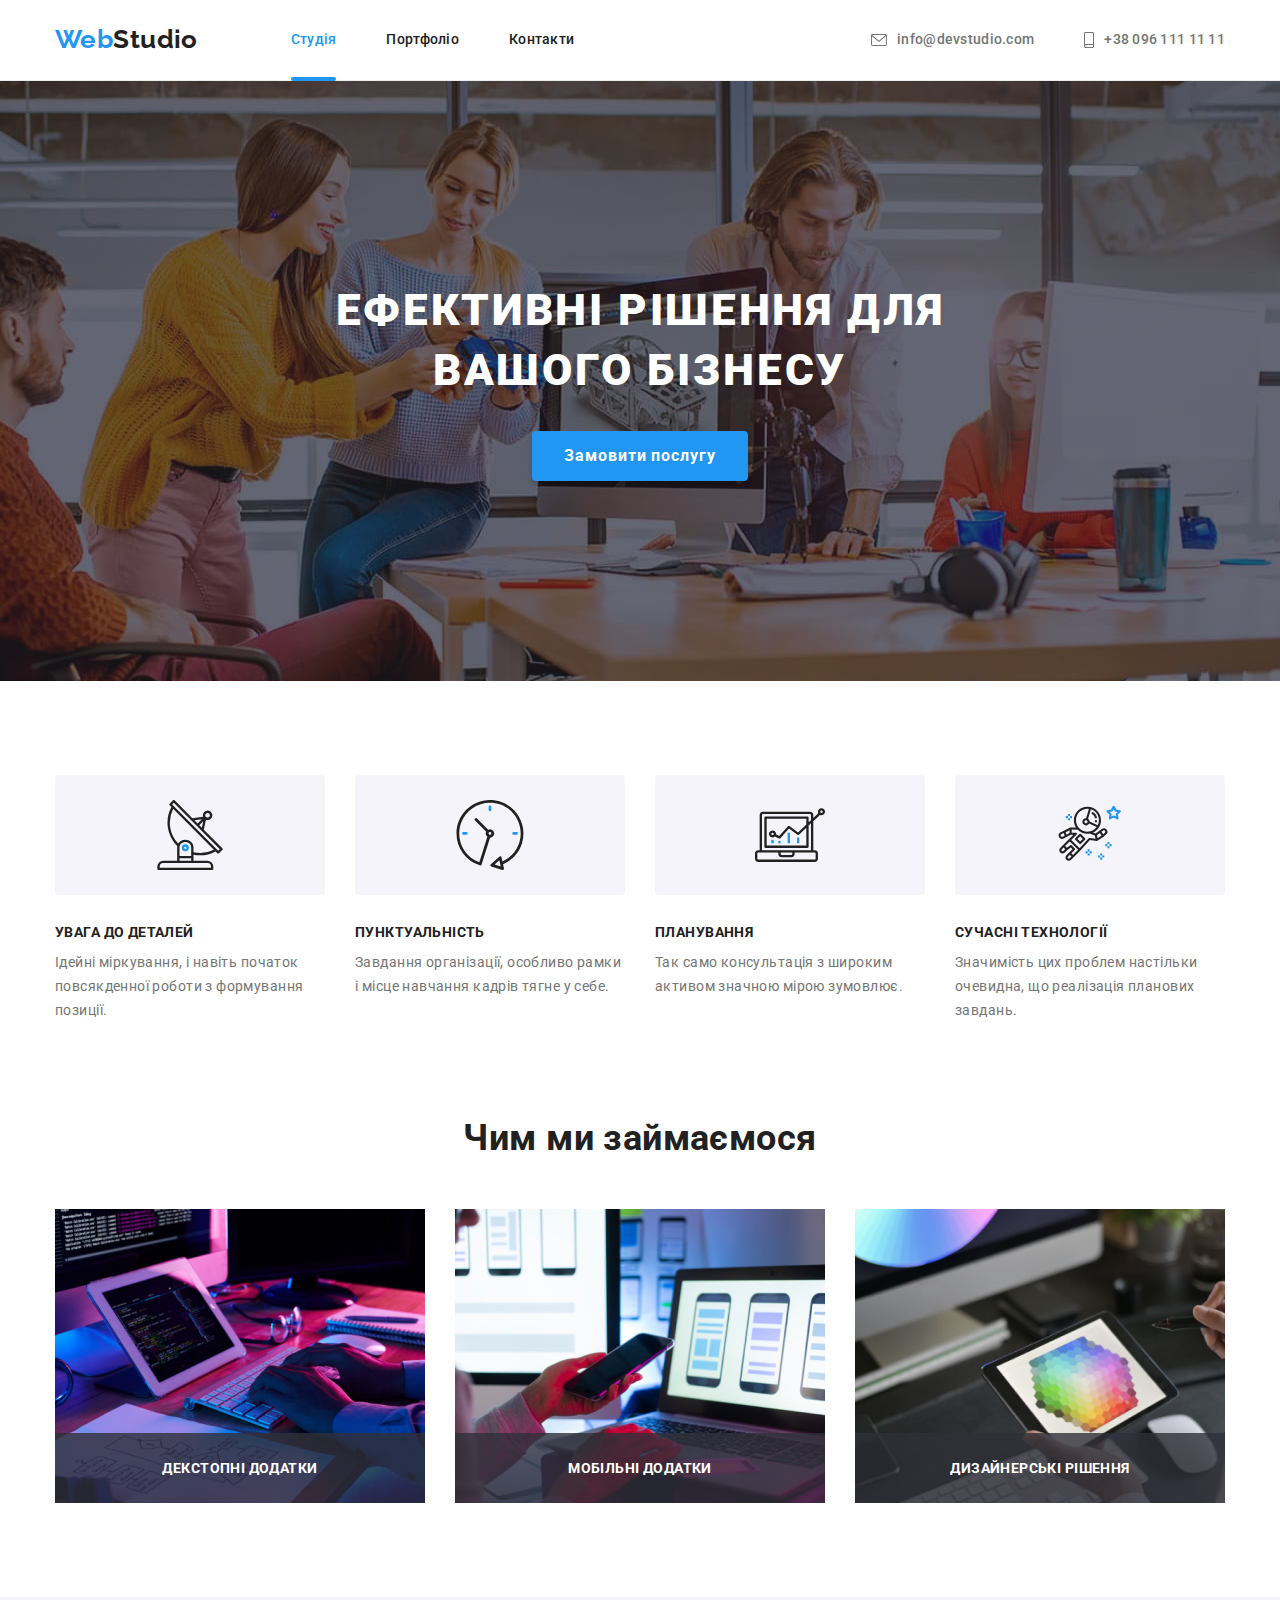
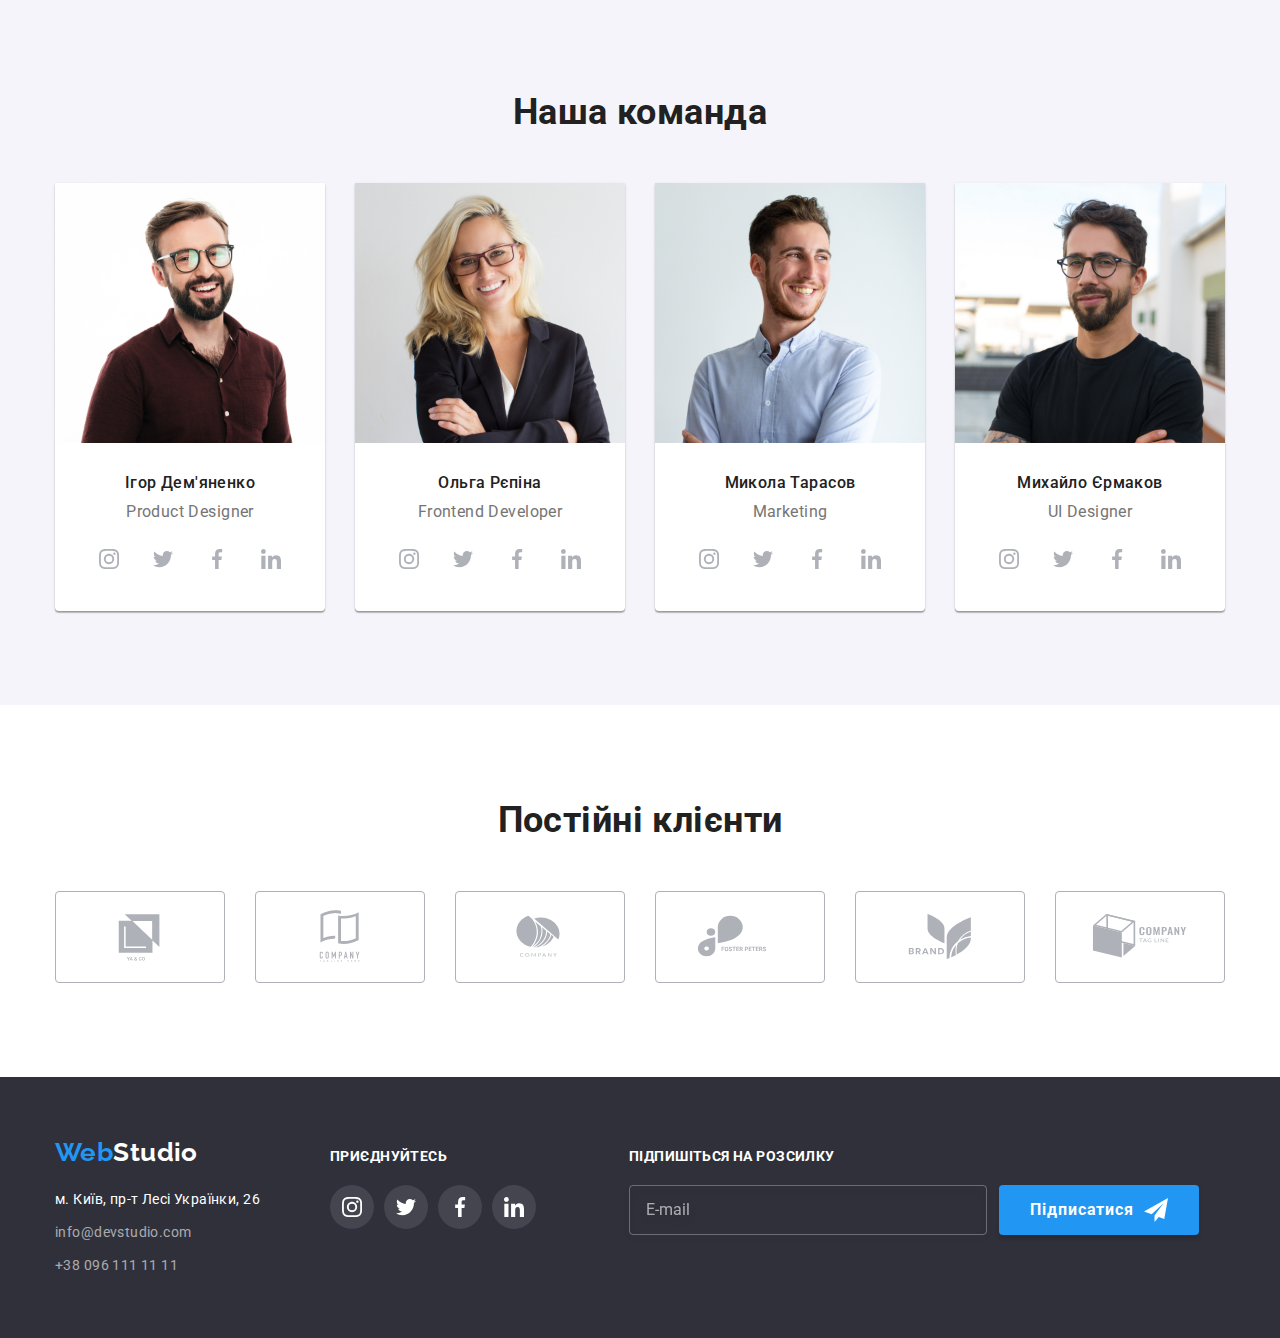
<file: index.html>
<!DOCTYPE html>
<html lang="uk">

<head>
  <meta charset="UTF-8" />
  <meta http-equiv="X-UA-Compatible" content="IE=edge" />
  <meta name="viewport" content="width=device-width, initial-scale=1.0" />
  <title>WebStudio</title>

  <link href="https://fonts.googleapis.com/css2?family=Raleway:wght@700&family=Roboto:wght@400;500;700;900&display=swap"
    rel="stylesheet" />
  <link rel="stylesheet"
    href="https://cdnjs.cloudflare.com/ajax/libs/modern-normalize/1.1.0/modern-normalize.min.css" />
  <link rel="stylesheet" href="./css/main.min.css" />
</head>

<body>
  <header class="page-header">
    <div class="container header">
      <a href="./index.html" class="header__logo link"><span class="header__logo--span">Web</span>Studio</a>
      <nav class="header__nav">
        <ul class="header__nav-list">
          <li class="header__nav-items list">
            <a href="./index.html" class="header__nav-link current link">Студія</a>
          </li>
          <li class="header__nav-items list">
            <a class="header__nav-link link" href="./portfolio.html">Портфоліо</a>
          </li>
          <li class="header__nav-items list">
            <a class="header__nav-link link" href="#footer">Контакти</a>
          </li>
        </ul>
      </nav>
      <ul class="header__contacts-list">
        <li class="header__contacts-items list">
          <a class="header__contacts-link link" href="mailto:info@devstudio.com">
            <svg class="header__contacts-icon" width="16px" height="12px">
              <use href="./images/icons.svg#icon-envelope"></use>
            </svg>
            info@devstudio.com
          </a>
        </li>
        <li class="header__contacts-items list">
          <a class="header__contacts-link link" href="tel:+380961111111">
            <svg class="header__contacts-icon" width="10px" height="16px">
              <use href="./images/icons.svg#icon-smartphone"></use>
            </svg>
            +38 096 111 11 11</a>
        </li>
      </ul>
    </div>
  </header>

  <main>
    <section class="hero">
      <div class="container">
        <h1 class="hero__title">Ефективні рішення для <br />вашого бізнесу</h1>
        <button type="button" class="hero__btn btn" data-modal-open>Замовити послугу</button>
      </div>
    </section>

    <section class="benefits section">
      <div class="container">
        <h2 class="visually-hidden">Наші переваги</h2>
        <ul class="benefits__list">
          <li class="benefits__items list">
            <div class="benefits__icon-container">
              <svg class="benefits__icon">
                <use href="./images/icons.svg#icon-antenna"></use>
              </svg>
            </div>
            <h3 class="benefits__list-title">УВАГА ДО ДЕТАЛЕЙ</h3>
            <p class="benefits__list-description">Ідейні міркування, і навіть початок повсякденної роботи з формування
              позиції.</p>
          </li>
          <li class="benefits__items list">
            <div class="benefits__icon-container">
              <svg class="benefits__icon">
                <use href="./images/icons.svg#icon-clock"></use>
              </svg>
            </div>
            <h3 class="benefits__list-title">ПУНКТУАЛЬНІСТЬ</h3>
            <p class="benefits__list-description">Завдання організації, особливо рамки і місце навчання кадрів тягне у
              себе.</p>
          </li>
          <li class="benefits__items list">
            <div class="benefits__icon-container">
              <svg class="benefits__icon">
                <use href="./images/icons.svg#icon-diagram"></use>
              </svg>
            </div>
            <h3 class="benefits__list-title">ПЛАНУВАННЯ</h3>
            <p class="benefits__list-description">Так само консультація з широким активом значною мірою зумовлює.</p>
          </li>
          <li class="benefits__items list">
            <div class="benefits__icon-container">
              <svg class="benefits__icon">
                <use href="./images/icons.svg#icon-astronaut"></use>
              </svg>
            </div>
            <h3 class="benefits__list-title">СУЧАСНІ ТЕХНОЛОГІЇ</h3>
            <p class="benefits__list-description">Значимість цих проблем настільки очевидна, що реалізація планових
              завдань.</p>
          </li>
        </ul>
      </div>
    </section>

    <section id="we-do" class="we-do section">
      <div class="container">
        <h2 class="we-do__title">Чим ми займаємося</h2>
        <ul class="we-do__list">
          <li class="we-do__items list">
            <img class="img" src="./images/we-do-code.jpg" alt="Людина друкує на клавіатурі" width="370" />
            <div class="we-do__description-container">
              <h3 class="we-do__description">Декстопні додатки</h3>
            </div>
          </li>
          <li class="we-do__items list">
            <img class="img" src="./images/we-do-phone.jpg" alt="Людина дивиться у телефон" width="370" />
            <div class="we-do__description-container">
              <h3 class="we-do__description">Мобільні додатки</h3>
            </div>
          </li>
          <li class="we-do__items list">
            <img class="img" src="./images/we-do-palette.jpg" alt="Кольорова палітра на планшеті" width="370" />
            <div class="we-do__description-container">
              <h3 class="we-do__description">Дизайнерські рішення</h3>
            </div>
          </li>
        </ul>
      </div>
    </section>

    <section class="team section">
      <div class="container">
        <h2 class="team__title">Наша команда</h2>
        <ul class="team__list">
          <li class="team__items list">
            <img class="img" src="./images/team-product-designer.jpg" alt="Ігор Дем'яненко" width="270" />
            <div class="team__items-container">
              <h3 class="team__items-title">Ігор Дем'яненко</h3>
              <p class="team__items-description">Product Designer</p>
            </div>
            <ul class="team__social">
              <li class="team__social-list list">
                <a class="team__social-link" href="https://www.instagram.com"><svg class="team__icon">
                    <use href="./images/icons.svg#icon-instagram"></use>
                  </svg></a>
              </li>
              <li class="team__social-list list">
                <a class="team__social-link" href="https://www.twitter.com"><svg class="team__icon">
                    <use href="./images/icons.svg#icon-twitter"></use>
                  </svg></a>
              </li>
              <li class="team__social-list list">
                <a class="team__social-link" href="https://www.facebook.com"><svg class="team__icon">
                    <use href="./images/icons.svg#icon-facebook"></use>
                  </svg></a>
              </li>
              <li class="team__social-list list">
                <a class="team__social-link" href="https://www.linkedin.com"><svg class="team__icon">
                    <use href="./images/icons.svg#icon-linkedin"></use>
                  </svg></a>
              </li>
            </ul>
          </li>
          <li class="team__items list">
            <img class="img" src="./images/team-frontend-developer.jpg" alt="Ольга Рєпіна" width="270" />
            <div class="team__items-container">
              <h3 class="team__items-title">Ольга Рєпіна</h3>
              <p class="team__items-description">Frontend Developer</p>
            </div>
            <ul class="team__social">
              <li class="team__social-list list">
                <a class="team__social-link" href="https://www.instagram.com"><svg class="team__icon">
                    <use href="./images/icons.svg#icon-instagram"></use>
                  </svg></a>
              </li>
              <li class="team__social-list list">
                <a class="team__social-link" href="https://www.twitter.com"><svg class="team__icon">
                    <use href="./images/icons.svg#icon-twitter"></use>
                  </svg></a>
              </li>
              <li class="team__social-list list">
                <a class="team__social-link" href="https://www.facebook.com"><svg class="team__icon">
                    <use href="./images/icons.svg#icon-facebook"></use>
                  </svg></a>
              </li>
              <li class="team__social-list list">
                <a class="team__social-link" href="https://www.linkedin.com"><svg class="team__icon">
                    <use href="./images/icons.svg#icon-linkedin"></use>
                  </svg></a>
              </li>
            </ul>
          </li>
          <li class="team__items list">
            <img class="img" src="./images/team-marketing.jpg" alt="Микола Тарасов" width="270" />
            <div class="team__items-container">
              <h3 class="team__items-title">Микола Тарасов</h3>
              <p class="team__items-description">Marketing</p>
            </div>
            <ul class="team__social">
              <li class="team__social-list list">
                <a class="team__social-link" href="https://www.instagram.com"><svg class="team__icon">
                    <use href="./images/icons.svg#icon-instagram"></use>
                  </svg></a>
              </li>
              <li class="team__social-list list">
                <a class="team__social-link" href="https://www.twitter.com"><svg class="team__icon">
                    <use href="./images/icons.svg#icon-twitter"></use>
                  </svg></a>
              </li>
              <li class="team__social-list list">
                <a class="team__social-link" href="https://www.facebook.com"><svg class="team__icon">
                    <use href="./images/icons.svg#icon-facebook"></use>
                  </svg></a>
              </li>
              <li class="team__social-list list">
                <a class="team__social-link" href="https://www.linkedin.com"><svg class="team__icon">
                    <use href="./images/icons.svg#icon-linkedin"></use>
                  </svg></a>
              </li>
            </ul>
          </li>
          <li class="team__items list">
            <img class="img" src="./images/team-ui-designer.jpg" alt="Михайло Єрмаков" width="270" />
            <div class="team__items-container">
              <h3 class="team__items-title">Михайло Єрмаков</h3>
              <p class="team__items-description">UI Designer</p>
            </div>
            <ul class="team__social">
              <li class="team__social-list list">
                <a class="team__social-link" href="https://www.instagram.com"><svg class="team__icon">
                    <use href="./images/icons.svg#icon-instagram"></use>
                  </svg></a>
              </li>
              <li class="team__social-list list">
                <a class="team__social-link" href="https://www.twitter.com"><svg class="team__icon">
                    <use href="./images/icons.svg#icon-twitter"></use>
                  </svg></a>
              </li>
              <li class="team__social-list list">
                <a class="team__social-link" href="https://www.facebook.com"><svg class="team__icon">
                    <use href="./images/icons.svg#icon-facebook"></use>
                  </svg></a>
              </li>
              <li class="team__social-list list">
                <a class="team__social-link" href="https://www.linkedin.com"><svg class="team__icon">
                    <use href="./images/icons.svg#icon-linkedin"></use>
                  </svg></a>
              </li>
            </ul>
          </li>
        </ul>
      </div>
    </section>

    <section class="clients section">
      <div class="container">
        <h2 class="clients__title">Постійні клієнти</h2>
        <ul class="clients__list">
          <li class="clients__items list">
            <a class="clients__link" href=""><svg class="clients__icon">
                <use href="./images/icons.svg#icon-logo-yaco"></use>
              </svg>
            </a>
          </li>
          <li class="clients__items list">
            <a class="clients__link" href=""><svg class="clients__icon">
                <use href="./images/icons.svg#icon-logo-tag-here"></use>
              </svg>
            </a>
          </li>
          <li class="clients__items list">
            <a class="clients__link" href=""><svg class="clients__icon">
                <use href="./images/icons.svg#icon-logo-company"></use>
              </svg>
            </a>
          </li>
          <li class="clients__items list">
            <a class="clients__link" href=""><svg class="clients__icon">
                <use href="./images/icons.svg#icon-logo-foster"></use>
              </svg>
            </a>
          </li>
          <li class="clients__items list">
            <a class="clients__link" href=""><svg class="clients__icon">
                <use href="./images/icons.svg#icon-logo-brand"></use>
              </svg>
            </a>
          </li>
          <li class="clients__items list">
            <a class="clients__link" href=""><svg class="clients__icon">
                <use href="./images/icons.svg#icon-logo-tag-line"></use>
              </svg>
            </a>
          </li>
        </ul>
      </div>
    </section>
  </main>

  <footer id="footer" class="footer">
    <div class="footer__container container">
      <div class="footer__contacts-container">
        <a class="footer__logo link" href="./index.html"><span class="footer__logo--span">Web</span>Studio</a>
        <address class="footer__contacts">
          <p class="footer__contacts-address">м. Київ, пр-т Лесі Українки, 26</p>
          <ul class="footer__contacts-list">
            <li class="footer__contacts-items list">
              <a class="footer__contacts-link link" href="mailto:info@devstudio.com">info@devstudio.com</a>
            </li>
            <li class="footer__contacts-items list">
              <a class="footer__contacts-link link" href="tel:+380961111111">+38 096 111 11 11</a>
            </li>
          </ul>
        </address>
      </div>
      <div class="footer__social-container">
        <h2 class="footer__social-title">Приєднуйтесь</h2>
        <ul class="footer__social">
          <li class="footer__social-list list">
            <a class="footer__social-link" href="https://www.instagram.com"><svg class="footer__icon">
                <use href="./images/icons.svg#icon-instagram"></use>
              </svg></a>
          </li>
          <li class="footer__social-list list">
            <a class="footer__social-link" href="https://www.twitter.com"><svg class="footer__icon">
                <use href="./images/icons.svg#icon-twitter"></use>
              </svg></a>
          </li>
          <li class="footer__social-list list">
            <a class="footer__social-link" href="https://www.facebook.com"><svg class="footer__icon">
                <use href="./images/icons.svg#icon-facebook"></use>
              </svg></a>
          </li>
          <li class="footer__social-list list">
            <a class="footer__social-link" href="https://www.linkedin.com"><svg class="footer__icon">
                <use href="./images/icons.svg#icon-linkedin"></use>
              </svg></a>
          </li>
        </ul>
      </div>
      <form class="footer__subscribe-container">
        <div class="footer__subscribe-field">
          <label for="mail" class="footer__subscribe-label">Підпишіться на розсилку</label>
          <input aria-label="E-mail" type="email" name="mail" id="mail" autocomplete="on" placeholder="E-mail"
            class="footer__subscribe-input">
        </div>
        <div class="footer__subscribe-btn-container">
          <button type="submit" class="footer__subscribe-btn btn">
            Підписатися
            <svg class="footer__subscribe-icon" width="24" height="24">
              <use href="./images/icons.svg#icon-plain"></use>
            </svg></button>
        </div>
      </form>
    </div>
  </footer>

  <div class="backdrop is-hidden" data-modal>
    <div class="modal">
      <div class="modal__close-btn-container">
        <button class="modal__close-btn" type="button" data-modal-close>
          <svg class="modal__close-btn-img" width="18px" height="18px">
            <use href="./images/icons.svg#icon-modal-close"></use>
          </svg>
        </button>
      </div>
      <form class="modal__form" autocomplete="off">
        <p class="modal__title">Залиште свої дані, ми вам передзвонимо</p>
        <div class="modal__field">
          <label class="modal__label" for="name">Ім'я</label>
          <input class="modal__input" type="text" name="name" id="name">
          <svg class="modal__icon" width="18px" height="18px">
            <use href="./images/icons.svg#icon-person"></use>
          </svg>
        </div>
        <div class="modal__field">
          <label class="modal__label" for="tel">Телефон</label>
          <input class="modal__input" type="tel" name="tel" id="tel" autocomplete="off">
          <svg class="modal__icon" width="18px" height="18px">
            <use href="./images/icons.svg#icon-phone"></use>
          </svg>
        </div>
        <div class="modal__field">
          <label class="modal__label" for="email">Пошта</label>
          <input class="modal__input" type="email" name="email" id="email" autocomplete="on">
          <svg class="modal__icon" width="18px" height="18px">
            <use href="./images/icons.svg#icon-email"></use>
          </svg>
        </div>
        <div class="modal__field">
          <label class="modal__label" for="comment">Коментар</label>
          <textarea class="modal__comment" name="comment" id="comment" placeholder="Введіть текст"></textarea>
        </div>
        <label class="modal__policy-label">
          <input class="modal__policy-chekbox" type="checkbox" name="policy" id="policy">
          <svg class="modal__policy-icon" width="16px" height="15px">
            <use href="./images/icons.svg#icon-check"></use>
          </svg>
          <span class="modal__policy-text">Погоджуюся з розсилкою та приймаю <a href="" class="modal__policy-link">Умови
              договору</a></span>
        </label>
        <button type="submit" class="modal__send-btn btn">Відправити</button>
    </div>
  </div>

  <script src="./js/modal.js"></script>
</body>

</html>
</file>
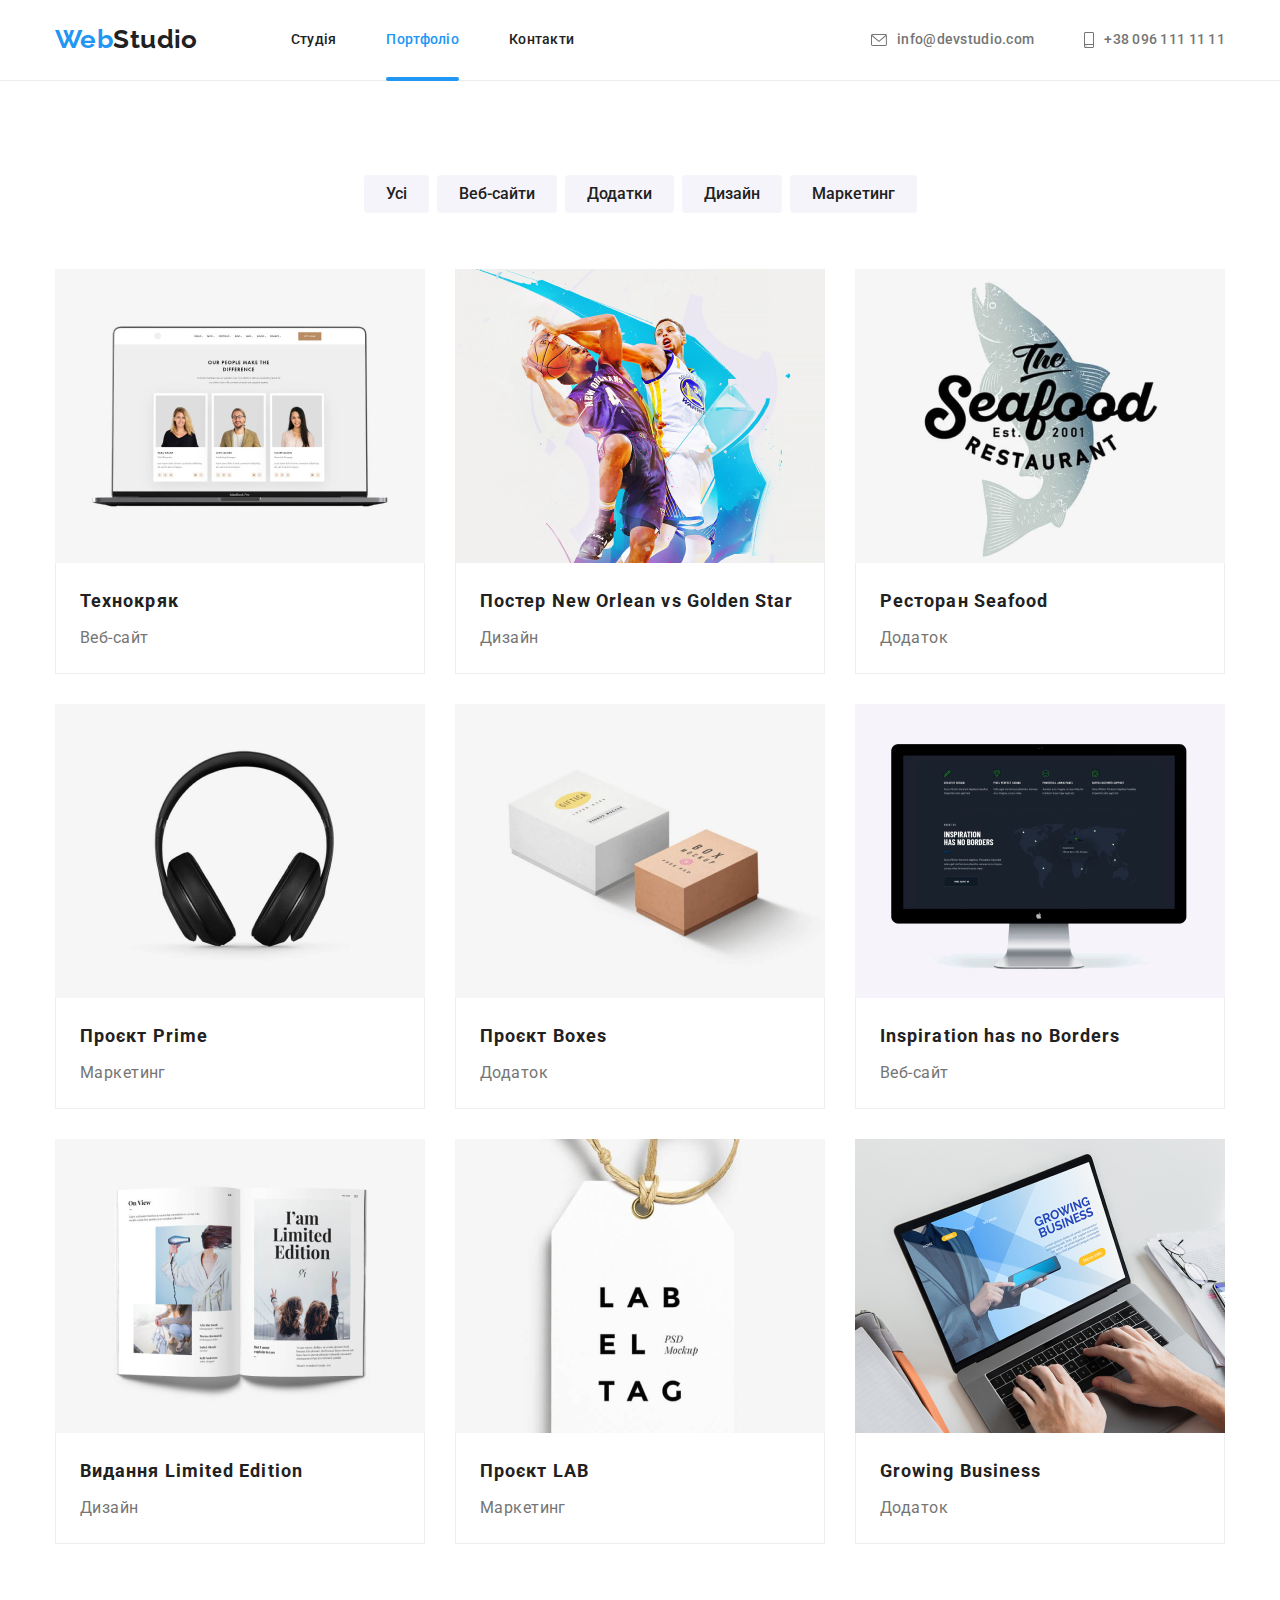
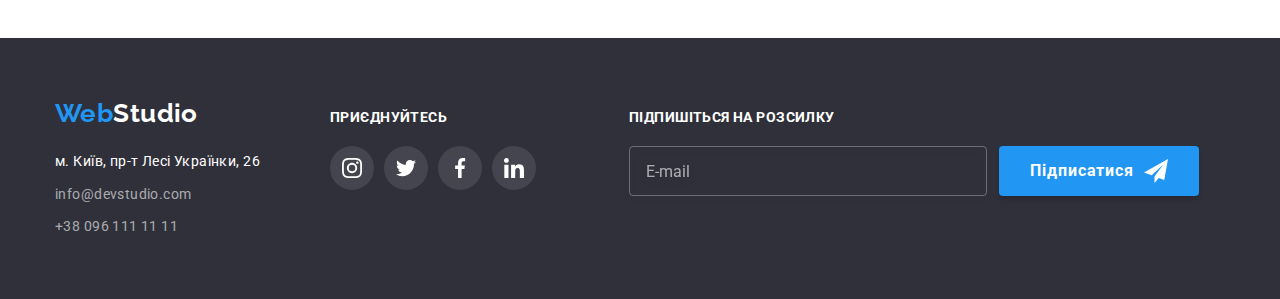
<file: portfolio.html>
<!DOCTYPE html>
<html lang="uk">

<head>
  <meta charset="UTF-8" />
  <meta http-equiv="X-UA-Compatible" content="IE=edge" />
  <meta name="viewport" content="width=device-width, initial-scale=1.0" />
  <title>Портфоліо</title>

  <link href="https://fonts.googleapis.com/css2?family=Raleway:wght@700&family=Roboto:wght@400;500;700;900&display=swap"
    rel="stylesheet" />
  <link rel="stylesheet"
    href="https://cdnjs.cloudflare.com/ajax/libs/modern-normalize/1.1.0/modern-normalize.min.css" />
  <link rel="stylesheet" href="./css/main.min.css" />
</head>

<body>
  <header class="page-header">
    <div class="container header">
      <a href="./index.html" class="header__logo link"><span class="header__logo--span">Web</span>Studio</a>
      <nav class="header__nav">
        <ul class="header__nav-list">
          <li class="header__nav-items list">
            <a href="./index.html" class="header__nav-link link">Студія</a>
          </li>
          <li class="header__nav-items list">
            <a class="header__nav-link link current" href="./portfolio.html">Портфоліо</a>
          </li>
          <li class="header__nav-items list">
            <a class="header__nav-link link" href="#footer">Контакти</a>
          </li>
        </ul>
      </nav>
      <ul class="header__contacts-list">
        <li class="header__contacts-items list">
          <a class="header__contacts-link link" href="mailto:info@devstudio.com">
            <svg class="header__contacts-icon" width="16px" height="12px">
              <use href="./images/icons.svg#icon-envelope"></use>
            </svg>
            info@devstudio.com
          </a>
        </li>
        <li class="header__contacts-items list">
          <a class="header__contacts-link link" href="tel:+380961111111">
            <svg class="header__contacts-icon" width="10px" height="16px">
              <use href="./images/icons.svg#icon-smartphone"></use>
            </svg>
            +38 096 111 11 11</a>
        </li>
      </ul>
    </div>
  </header>

  <main>
    <section class="portfolio section">
      <div class="container">
        <h1 class="visually-hidden">Портфоліо</h1>
        <ul class="portfolio__filter">
          <li class="portfolio__filter-items list">
            <button class="portfolio__filter-btn" type="button">Усі</button>
          </li>
          <li class="portfolio__filter-items list">
            <button class="portfolio__filter-btn" type="button">Веб-сайти</button>
          </li>
          <li class="portfolio__filter-items list">
            <button class="portfolio__filter-btn" type="button">Додатки</button>
          </li>
          <li class="portfolio__filter-items list">
            <button class="portfolio__filter-btn" type="button">Дизайн</button>
          </li>
          <li class="portfolio__filter-items list">
            <button class="portfolio__filter-btn" type="button">Маркетинг</button>
          </li>
        </ul>
        <ul class="portfolio__list">
          <li class="portfolio__card list">
            <div class="portfolio__thumb">
              <img class="img" src="./images/portfolio-techno-kryak.jpg" width="370" alt="Проєкт Технокряк" />
              <div class="portfolio__description">
                <p class="portfolio__text">
                  Ресурс пропонує комплексні пропозиції з різним рівнем функціоналу та сервісів. Все це дозволить
                  відвідувачу отримати вичерпні
                  відомості про компанію чи приватну особу.
                </p>
              </div>
            </div>
            <div class="portfolio__card-container">
              <h2 class="portfolio__card-title">Технокряк</h2>
              <p class="portfolio__card-description">Веб-сайт</p>
            </div>
          </li>
          <li class="portfolio__card list">
            <div class="portfolio__thumb">
              <img class="img" src="./images/portfolio-new-orlean.jpg" width="370"
                alt="Постер New Orlean vs Golden Star" />
              <div class="portfolio__description">
                <p class="portfolio__text">
                  Ресурс пропонує комплексні пропозиції з різним рівнем функціоналу та сервісів. Все це дозволить
                  відвідувачу отримати вичерпні
                  відомості про компанію чи приватну особу.
                </p>
              </div>
            </div>
            <div class="portfolio__card-container">
              <h2 class="portfolio__card-title">Постер New Orlean vs Golden Star</h2>
              <p class="portfolio__card-description">Дизайн</p>
            </div>
          </li>
          <li class="portfolio__card list">
            <div class="portfolio__thumb">
              <img class="img" src="./images/portfolio-seafood.jpg" width="370" alt="Ресторан Seafood" />
              <div class="portfolio__description">
                <p class="portfolio__text">
                  Ресурс пропонує комплексні пропозиції з різним рівнем функціоналу та сервісів. Все це дозволить
                  відвідувачу отримати вичерпні
                  відомості про компанію чи приватну особу.
                </p>
              </div>
            </div>
            <div class="portfolio__card-container">
              <h2 class="portfolio__card-title">Ресторан Seafood</h2>
              <p class="portfolio__card-description">Додаток</p>
            </div>
          </li>
          <li class="portfolio__card list">
            <div class="portfolio__thumb">
              <img class="img" src="./images/portfolio-prime.jpg" width="370" alt="Проєкт Prime" />
              <div class="portfolio__description">
                <p class="portfolio__text">
                  Ресурс пропонує комплексні пропозиції з різним рівнем функціоналу та сервісів. Все це дозволить
                  відвідувачу отримати вичерпні
                  відомості про компанію чи приватну особу.
                </p>
              </div>
            </div>
            <div class="portfolio__card-container">
              <h2 class="portfolio__card-title">Проєкт Prime</h2>
              <p class="portfolio__card-description">Маркетинг</p>
            </div>
          </li>
          <li class="portfolio__card list">
            <div class="portfolio__thumb">
              <img class="img" src="./images/portfolio-boxes.jpg" width="370" alt="Проєкт Boxes" />
              <div class="portfolio__description">
                <p class="portfolio__text">
                  Ресурс пропонує комплексні пропозиції з різним рівнем функціоналу та сервісів. Все це дозволить
                  відвідувачу отримати вичерпні
                  відомості про компанію чи приватну особу.
                </p>
              </div>
            </div>
            <div class="portfolio__card-container">
              <h2 class="portfolio__card-title">Проєкт Boxes</h2>
              <p class="portfolio__card-description">Додаток</p>
            </div>
          </li>
          <li class="portfolio__card list">
            <div class="portfolio__thumb">
              <img class="img" src="./images/portfolio-inspiration.jpg" width="370" alt="Inspiration has no Borders" />
              <div class="portfolio__description">
                <p class="portfolio__text">
                  Ресурс пропонує комплексні пропозиції з різним рівнем функціоналу та сервісів. Все це дозволить
                  відвідувачу отримати вичерпні
                  відомості про компанію чи приватну особу.
                </p>
              </div>
            </div>
            <div class="portfolio__card-container">
              <h2 class="portfolio__card-title">Inspiration has no Borders</h2>
              <p class="portfolio__card-description">Веб-сайт</p>
            </div>
          </li>
          <li class="portfolio__card list">
            <div class="portfolio__thumb">
              <img class="img" src="./images/portfolio-limited-edition.jpg" width="370" alt="Видання Limited Edition" />
              <div class="portfolio__description">
                <p class="portfolio__text">
                  Ресурс пропонує комплексні пропозиції з різним рівнем функціоналу та сервісів. Все це дозволить
                  відвідувачу отримати вичерпні
                  відомості про компанію чи приватну особу.
                </p>
              </div>
            </div>
            <div class="portfolio__card-container">
              <h2 class="portfolio__card-title">Видання Limited Edition</h2>
              <p class="portfolio__card-description">Дизайн</p>
            </div>
          </li>
          <li class="portfolio__card list">
            <div class="portfolio__thumb">
              <img class="img" src="./images/portfolio-lab.jpg" width="370" alt="Проєкт LAB" />
              <div class="portfolio__description">
                <p class="portfolio__text">
                  Ресурс пропонує комплексні пропозиції з різним рівнем функціоналу та сервісів. Все це дозволить
                  відвідувачу отримати вичерпні
                  відомості про компанію чи приватну особу.
                </p>
              </div>
            </div>
            <div class="portfolio__card-container">
              <h2 class="portfolio__card-title">Проєкт LAB</h2>
              <p class="portfolio__card-description">Маркетинг</p>
            </div>
          </li>
          <li class="portfolio__card list">
            <div class="portfolio__thumb">
              <img class="img" src="./images/portfolio-growing-business.jpg" width="370"
                alt="Проєкт Growing Business" />
              <div class="portfolio__description">
                <p class="portfolio__text">
                  Ресурс пропонує комплексні пропозиції з різним рівнем функціоналу та сервісів. Все це дозволить
                  відвідувачу отримати вичерпні
                  відомості про компанію чи приватну особу.
                </p>
              </div>
            </div>
            <div class="portfolio__card-container">
              <h2 class="portfolio__card-title">Growing Business</h2>
              <p class="portfolio__card-description">Додаток</p>
            </div>
          </li>
        </ul>
      </div>
    </section>
  </main>

  <footer id="footer" class="footer">
    <div class="footer__container container">
      <div class="footer__contacts-container">
        <a class="footer__logo link" href="./index.html"><span class="footer__logo--span">Web</span>Studio</a>
        <address class="footer__contacts">
          <p class="footer__contacts-address">м. Київ, пр-т Лесі Українки, 26</p>
          <ul class="footer__contacts-list">
            <li class="footer__contacts-items list">
              <a class="footer__contacts-link link" href="mailto:info@devstudio.com">info@devstudio.com</a>
            </li>
            <li class="footer__contacts-items list">
              <a class="footer__contacts-link link" href="tel:+380961111111">+38 096 111 11 11</a>
            </li>
          </ul>
        </address>
      </div>
      <div class="footer__social-container">
        <h2 class="footer__social-title">Приєднуйтесь</h2>
        <ul class="footer__social">
          <li class="footer__social-list list">
            <a class="footer__social-link" href="https://www.instagram.com"><svg class="footer__icon">
                <use href="./images/icons.svg#icon-instagram"></use>
              </svg></a>
          </li>
          <li class="footer__social-list list">
            <a class="footer__social-link" href="https://www.twitter.com"><svg class="footer__icon">
                <use href="./images/icons.svg#icon-twitter"></use>
              </svg></a>
          </li>
          <li class="footer__social-list list">
            <a class="footer__social-link" href="https://www.facebook.com"><svg class="footer__icon">
                <use href="./images/icons.svg#icon-facebook"></use>
              </svg></a>
          </li>
          <li class="footer__social-list list">
            <a class="footer__social-link" href="https://www.linkedin.com"><svg class="footer__icon">
                <use href="./images/icons.svg#icon-linkedin"></use>
              </svg></a>
          </li>
        </ul>
      </div>
      <form class="footer__subscribe-container">
        <div class="footer__subscribe-field">
          <label for="mail" class="footer__subscribe-label">Підпишіться на розсилку</label>
          <input aria-label="E-mail" type="email" name="mail" id="mail" autocomplete="on" placeholder="E-mail"
            class="footer__subscribe-input">
        </div>
        <div class="footer__subscribe-btn-container">
          <button type="submit" class="footer__subscribe-btn btn">
            Підписатися
            <svg class="footer__subscribe-icon" width="24" height="24">
              <use href="./images/icons.svg#icon-plain"></use>
            </svg></button>
        </div>
      </form>
    </div>
  </footer>
</body>

</html>
</file>
<file: css/main.min.css>
:root{--main-background-color: #ffffff;--main-text-color: #212121;--text-description-color: #757575;--object-active-color: #2196f3;--accent-background-color: #f5f4fa;--footer-background-color: #2f303a;--main-font-family: "Roboto", sans-serif;--logo-font-family: "Raleway";--button-active-color: #188ce8;--header-border-color: #ececec;--footer-contacts-color: rgba(255, 255, 255, 0.6);--footer-social-background-color: rgba(255, 255, 255, 0.1);--icons-color: #afb1b8}.clients__title,.team__title,.we-do__title{font-size:36px;line-height:1.17;text-align:center;margin-bottom:50px}body{background:var(--main-background-color);font-family:var(--main-font-family);color:var(--main-text-color);font-size:14px;letter-spacing:.03em;margin:0}.link{text-decoration:none}.list{list-style:none}ul{padding-left:0;margin:0}h1,h2,h3,h4,h5,h6,p{margin:0}.img{display:block;width:100%;height:auto}.container{width:1200px;margin:0 auto;padding:0 15px}.section{padding-top:94px;padding-bottom:94px}.btn{background:var(--object-active-color);box-shadow:0px 4px 4px rgba(0,0,0,.15);border-radius:4px;border:none;color:var(--main-background-color);font-weight:700;font-size:16px;line-height:1.88;letter-spacing:.06em;cursor:pointer}.btn:active{background:var(--button-active-color)}.visually-hidden{position:absolute;width:1px;height:1px;margin:-1px;border:0;padding:0;white-space:nowrap;clip-path:inset(100%);clip:rect(0 0 0 0);overflow:hidden}.page-header::after{content:"";display:block;border-bottom:1px solid var(--header-border-color)}.header{display:flex}.header__logo{font-family:var(--logo-font-family);font-weight:700;font-size:26px;line-height:1.2;color:var(--main-text-color);padding-top:24px;padding-bottom:25px;margin-right:93px}.header__logo--span{color:var(--object-active-color)}.header__nav-list,.header__contacts-list{display:flex;margin-left:auto}.header__nav-items,.header__contacts-items{margin-right:50px}.header__nav-items:last-child,.header__contacts-items:last-child{margin-right:0}.header__nav-list{margin-left:auto}.header__nav-link,.header__contacts-link{padding-top:32px;padding-bottom:32px;display:inline-block;font-weight:500;line-height:1.14;letter-spacing:.02em;transition:color 250ms cubic-bezier(0.4, 0, 0.2, 1)}.header__nav-link:hover,.header__nav-link:focus,.header__contacts-link:hover,.header__contacts-link:focus{color:var(--object-active-color)}.header__nav-link{color:var(--main-text-color)}.header__contacts-link{display:inline-flex;align-items:center;color:var(--text-description-color)}.header__contacts-icon{margin-right:10px;fill:currentColor}.header__nav-items .current{position:relative;color:var(--object-active-color)}.current::after{content:"";display:block;width:100%;height:4px;background-color:var(--object-active-color);border-radius:2px;position:absolute;left:0;bottom:-1px}.hero{max-width:1600px;margin-left:auto;margin-right:auto;background-color:var(--footer-background-color);background-image:linear-gradient(to right, rgba(47, 48, 58, 0.4), rgba(47, 48, 58, 0.4)),url(../images/banner.jpg);background-repeat:no-repeat;background-position:center;background-size:cover;padding-top:200px;padding-bottom:200px}.hero__title{font-weight:900;font-size:44px;line-height:1.36;text-align:center;letter-spacing:.06em;color:var(--main-background-color);text-transform:uppercase;margin-bottom:30px}.hero__btn{min-width:216px;height:50px;margin:0 auto;display:block}.benefits{padding-bottom:0px}.benefits__icon-container{max-width:270px;height:120px;display:flex;align-items:center;justify-content:center;background-color:var(--accent-background-color);margin-bottom:30px;border-radius:4px}.benefits__icon{width:70px;height:70px}.benefits__list{display:flex;justify-content:space-between;gap:30px}.benefits__items{max-width:270px}.benefits__list-title{font-size:14px;font-weight:700;line-height:1.14;margin-bottom:10px}.benefits__list-description{line-height:1.71;color:var(--text-description-color)}.we-do__list{display:flex;gap:30px}.we-do__items{position:relative}.we-do__description-container{position:absolute;bottom:0;width:100%;background:rgba(47,48,58,.8);padding-top:27px;padding-bottom:27px}.we-do__description{font-weight:700;font-size:14px;line-height:1.1428571429;text-align:center;text-transform:uppercase;color:var(--main-background-color)}.team{background:var(--accent-background-color)}.team__list{display:flex;gap:30px}.team__items-container{padding-top:30px}.team__items{background:var(--main-background-color);box-shadow:0px 1px 3px rgba(0,0,0,.12),0px 1px 1px rgba(0,0,0,.14),0px 2px 1px rgba(0,0,0,.2);border-radius:0px 0px 4px 4px;border:none;max-width:270px}.team__items-title{font-weight:500;font-size:16px;line-height:1.19;text-align:center;margin-bottom:10px}.team__items-description{font-size:16px;line-height:1.19;text-align:center;color:var(--text-description-color)}.team__social{display:flex;padding-left:32px;padding-right:32px;padding-bottom:30px;margin-top:16px;gap:10px}.team__social-link{display:inline-flex;width:44px;height:44px;border-radius:50%;align-items:center;justify-content:center;color:var(--icons-color);background-color:var(--main-background-color);transition:color 250ms cubic-bezier(0.4, 0, 0.2, 1),background-color 250ms cubic-bezier(0.4, 0, 0.2, 1)}.team__social-link:hover,.team__social-link:focus{background-color:var(--object-active-color);color:var(--main-background-color)}.team__icon{width:20px;height:20px;fill:currentColor}.clients__list{display:flex;gap:30px}.clients__link{display:inline-flex;width:170px;height:92px;align-items:center;justify-content:center;border:1px solid var(--icons-color);border-radius:4px;color:var(--icons-color);background-color:var(--main-background-color);transition:color 250ms cubic-bezier(0.4, 0, 0.2, 1),background-color 250ms cubic-bezier(0.4, 0, 0.2, 1)}.clients__link:hover,.clients__link:focus{color:var(--object-active-color);border:1px solid var(--object-active-color)}.clients__icon{width:106px;height:60px;fill:currentColor}.footer{background:var(--footer-background-color);padding-top:60px;padding-bottom:60px}.footer__container{display:flex;align-items:baseline}.footer__contacts-container{margin-right:70px}.footer__logo{font-family:var(--logo-font-family);font-weight:700;font-size:26px;line-height:1.2;color:var(--main-background-color)}.footer__logo--span{color:var(--object-active-color)}.footer__contacts{line-height:1.71;font-style:normal;color:var(--main-background-color);margin-top:20px}.footer__contacts-address{margin-bottom:9px}.footer__contacts-items{margin-bottom:9px}.footer__contacts-items:last-child{margin-bottom:0}.footer__contacts-link{color:var(--footer-contacts-color);transition:color 250ms cubic-bezier(0.4, 0, 0.2, 1)}.footer__contacts-link:hover,.footer__contacts-link:focus{color:var(--main-background-color)}.footer__social-title,.footer__subscribe-label{font-weight:700;font-size:14px;line-height:1.14;text-transform:uppercase;color:var(--main-background-color);margin-bottom:20px}.footer__social{display:flex;gap:10px}.footer__social-link{display:inline-flex;width:44px;height:44px;border-radius:50%;align-items:center;justify-content:center;background-color:var(--footer-social-background-color);transition:background-color 250ms cubic-bezier(0.4, 0, 0.2, 1)}.footer__social-link:hover,.footer__social-link:focus{background-color:var(--object-active-color)}.footer__icon{width:20px;height:20px;fill:var(--main-background-color)}.footer__subscribe-container{display:flex;margin-left:93px}.footer__subscribe-field{display:flex;flex-direction:column}.footer__subscribe-input{width:358px;height:50px;border:1px solid rgba(255,255,255,.3);filter:drop-shadow(0px 4px 4px rgba(0, 0, 0, 0.15));border-radius:4px;background-color:rgba(0,0,0,0);font-size:16px;line-height:1.4285714286;color:var(--footer-contacts-color);padding-left:16px;outline:rgba(0,0,0,0);transition:border 250ms cubic-bezier(0.4, 0, 0.2, 1)}.footer__subscribe-input:focus{border:1px solid var(--object-active-color)}.footer__subscribe-input::placeholder{font-size:16px;line-height:1.4285714286;color:var(--footer-contacts-color)}.footer__subscribe-btn-container{display:flex;justify-content:center;align-items:flex-end}.footer__subscribe-btn{display:inline-flex;justify-content:center;align-items:center;width:200px;height:50px;padding:0;margin:0;margin-left:12px}.footer__subscribe-icon{margin-left:10px}.backdrop{position:fixed;top:0;left:0;width:100vw;height:100vh;background-color:rgba(0,0,0,.2);opacity:1;transition:opacity 250ms cubic-bezier(0.4, 0, 0.2, 1),visibility 250ms cubic-bezier(0.4, 0, 0.2, 1)}.backdrop.is-hidden{visibility:hidden;opacity:0;pointer-events:none}.modal{position:relative;top:50%;left:50%;transform:translate(-50%, -50%) scale(1);width:528px;height:581px;background-color:var(--main-background-color);box-shadow:0px 1px 3px rgba(0,0,0,.12),0px 1px 1px rgba(0,0,0,.14),0px 2px 1px rgba(0,0,0,.2);border-radius:4px;transition:transform 250ms cubic-bezier(0.4, 0, 0.2, 1);position:absolute;padding:42px 40px 40px 40px}.backdrop.is-hidden .modal{transform:translate(-50%, -50%) scale(0)}.modal__close-btn-container{position:absolute;right:8px;top:8px}.modal__close-btn{cursor:pointer;background-color:var(--main-background-color);border:1px solid rgba(0,0,0,.1);padding:6px;border-radius:50%;display:inline-flex;align-items:center;justify-content:center;color:#000;cursor:pointer;outline:rgba(0,0,0,0);transition:color 250ms cubic-bezier(0.4, 0, 0.2, 1)}.modal__close-btn:hover,.modal__close-btn:focus{color:var(--object-active-color)}.modal__close-btn-img{fill:currentColor}.modal__form{margin:0 auto}.modal__title{font-weight:700;font-size:20px;line-height:1.15;text-align:center;margin-top:2px;margin-bottom:12px}.modal__field{display:flex;flex-direction:column;position:relative}.modal__label{font-weight:400;font-size:12px;line-height:1.1666666667;letter-spacing:.01em;color:var(--text-description-color);margin-bottom:4px}.modal__input{height:40px;border:1px solid rgba(33,33,33,.2);border-radius:4px;background-color:rgba(0,0,0,0);margin-bottom:10px;padding-left:42px;outline:rgba(0,0,0,0);transition:border 250ms cubic-bezier(0.4, 0, 0.2, 1)}.modal__input:focus{border:1px solid var(--object-active-color)}.modal__icon{position:absolute;bottom:21px;left:12px;transition:fill 250ms cubic-bezier(0.4, 0, 0.2, 1)}.modal__input:focus+.modal__icon{fill:var(--object-active-color)}.modal__comment{height:120px;border:1px solid rgba(33,33,33,.2);border-radius:4px;background-color:rgba(0,0,0,0);margin-bottom:10px;resize:none;padding:12px 16px;outline:rgba(0,0,0,0);transition:border 250ms cubic-bezier(0.4, 0, 0.2, 1)}.modal__comment:focus{border:1px solid var(--object-active-color)}.modal__comment::placeholder{font-weight:400;font-size:12px;line-height:1.1666666667;letter-spacing:.01em;color:rgba(117,117,117,.5)}.modal__policy-label{display:flex;justify-content:center;align-items:center}.modal__policy-chekbox{position:absolute;width:1px;height:1px;margin:-1px;border:0;padding:0;white-space:nowrap;clip-path:inset(100%);clip:rect(0 0 0 0);overflow:hidden}.modal__policy-text{line-height:1.7142857143;color:var(--text-description-color)}.modal__policy-link{text-decoration:underline;color:var(--object-active-color)}.modal__policy-icon{border:2px solid var(--main-text-color);border-radius:2px;margin-right:9px;transition:border 250ms cubic-bezier(0.4, 0, 0.2, 1),background-color 250ms cubic-bezier(0.4, 0, 0.2, 1)}.modal__policy-chekbox:checked+.modal__policy-icon{background-color:var(--object-active-color);border:2px solid var(--object-active-color)}.modal__send-btn{min-width:200px;height:50px;margin:0 auto;display:block;margin-top:30px}.portfolio__filter{display:flex;justify-content:center;margin-bottom:56px;gap:8px}.portfolio__filter-btn{height:38px;background:var(--accent-background-color);border-radius:4px;border:none;font-weight:500;font-size:16px;line-height:1.63;text-align:center;cursor:pointer;font-family:var(--main-font-family);color:var(--main-text-color);padding-left:22px;padding-right:22px;transition:background-color 250ms cubic-bezier(0.4, 0, 0.2, 1),box-shadow 250ms cubic-bezier(0.4, 0, 0.2, 1),color 250ms cubic-bezier(0.4, 0, 0.2, 1)}.portfolio__filter-btn:hover,.portfolio__filter-btn:focus{background:var(--object-active-color);box-shadow:0px 3px 1px rgba(0,0,0,.1),0px 1px 2px rgba(0,0,0,.08),0px 2px 2px rgba(0,0,0,.12);color:var(--main-background-color)}.portfolio__list{display:flex;flex-wrap:wrap;gap:30px;justify-items:center}.portfolio__card{min-width:370px;transition:box-shadow 250ms cubic-bezier(0.4, 0, 0.2, 1);cursor:pointer}.portfolio__card:hover,.portfolio__card:focus{box-shadow:0px 1px 1px rgba(0,0,0,.12),0px 4px 4px rgba(0,0,0,.06),1px 4px 6px rgba(0,0,0,.16)}.portfolio__card-container{padding:20px 24px 20px 24px;border:1px solid #eee;border-top:none}.portfolio__card-title{font-weight:700;font-size:18px;line-height:2;letter-spacing:.06em;margin-bottom:4px}.portfolio__card-description{font-size:16px;line-height:1.88;color:var(--text-description-color)}.portfolio__thumb{position:relative;overflow:hidden}.portfolio__description{position:absolute;width:100%;height:100%;top:0;left:0;padding-left:24px;padding-right:24px;display:flex;align-items:center;background-color:rgba(33,150,243,.9);transform:translateY(100%);transition:transform 250ms cubic-bezier(0.4, 0, 0.2, 1)}.portfolio__card:hover .portfolio__description,.portfolio__card:focus .portfolio__description{transform:translateY(0)}.portfolio__text{font-size:18px;line-height:1.5555555556;color:var(--main-background-color)}/*# sourceMappingURL=main.min.css.map */
</file>
